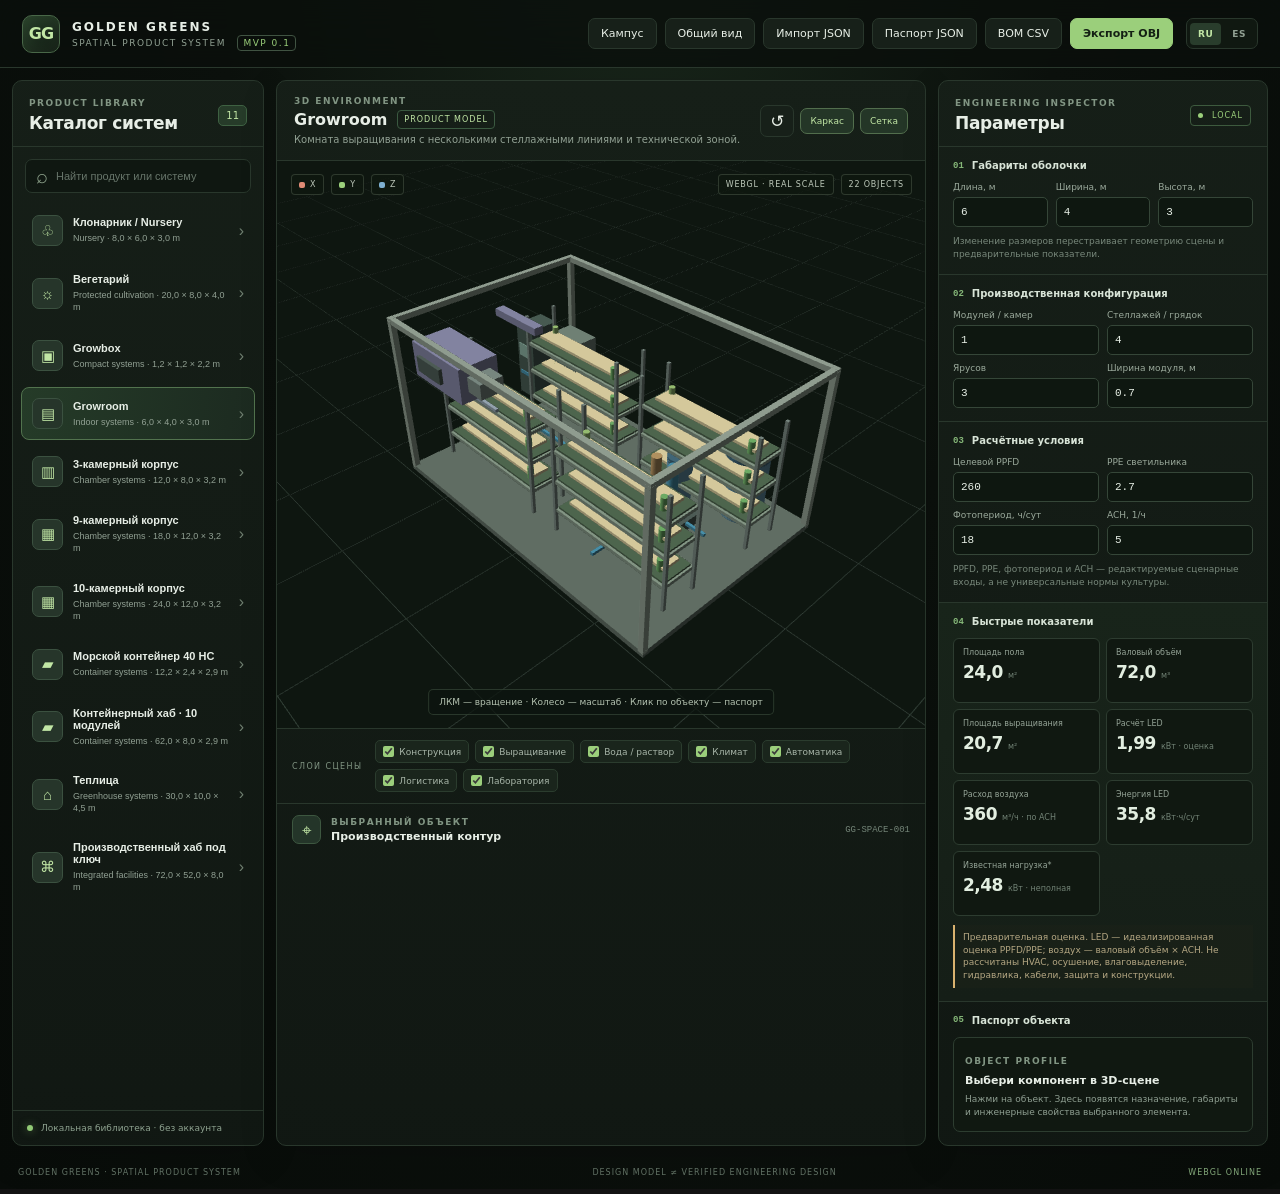
<file: index.html>
<!doctype html>
<html lang="ru">
<head>
  <meta charset="utf-8" />
  <meta name="viewport" content="width=device-width, initial-scale=1" />
  <meta name="theme-color" content="#101810" />
  <meta name="description" content="Golden Greens Spatial Product System — параметрический 3D-каталог CEA-продуктов и производственной инфраструктуры." />
  <title>Golden Greens — Spatial Product System</title>
  <link rel="stylesheet" href="./styles.css" />
</head>
<body>
  <div class="app-shell">
    <header class="topbar">
      <div class="brand-lockup">
        <div class="brand-mark">GG</div>
        <div>
          <div class="brand-name">GOLDEN GREENS</div>
          <div class="brand-subtitle">SPATIAL PRODUCT SYSTEM <span class="build-tag">MVP 0.1</span></div>
        </div>
      </div>
      <nav class="top-actions" aria-label="Основные действия">
        <button id="campusButton" class="quiet-button">Кампус</button>
        <button id="homeViewButton" class="quiet-button">Общий вид</button>
        <button id="importJsonButton" class="quiet-button">Импорт JSON</button>
        <input id="importJsonInput" type="file" accept=".json,application/json" hidden />
        <button id="exportJsonButton" class="quiet-button">Паспорт JSON</button>
        <button id="exportBomButton" class="quiet-button">BOM CSV</button>
        <button id="exportObjButton" class="primary-button">Экспорт OBJ</button>
        <div class="spatial-language-switch" aria-label="Выбор языка"><a href="./" lang="ru" aria-current="page" class="active">RU</a><a href="./es/" lang="es" hreflang="es">ES</a></div>
      </nav>
    </header>

    <main class="workspace">
      <aside class="catalog-panel panel">
        <div class="panel-heading">
          <div>
            <div class="eyebrow">PRODUCT LIBRARY</div>
            <h1>Каталог систем</h1>
          </div>
          <span id="productCount" class="count-pill">09</span>
        </div>
        <label class="search-wrap">
          <span class="search-icon">⌕</span>
          <input id="catalogSearch" type="search" placeholder="Найти продукт или систему" autocomplete="off" />
        </label>
        <div id="productList" class="product-list" aria-label="Семейства продукции"></div>
        <div class="catalog-footer">
          <span class="status-dot"></span>
          Локальная библиотека · без аккаунта
        </div>
      </aside>

      <section class="viewport-panel panel">
        <div class="viewport-toolbar">
          <div class="viewport-heading">
            <div class="eyebrow">3D ENVIRONMENT</div>
            <div class="viewport-title-row">
              <h2 id="viewportTitle">Indoor Growroom</h2>
              <span id="modeTag" class="mode-tag">PRODUCT MODEL</span>
            </div>
            <div id="viewportSubtitle" class="viewport-subtitle">Параметрическая сцена · условная инженерная компоновка</div>
          </div>
          <div class="viewport-actions">
            <button id="resetCameraButton" class="icon-button" title="Сбросить камеру" aria-label="Сбросить камеру">↺</button>
            <button id="roofToggleButton" class="toggle-button active" aria-pressed="true">Каркас</button>
            <button id="labelsToggleButton" class="toggle-button active" aria-pressed="true">Сетка</button>
          </div>
        </div>
        <div class="viewport-stage">
          <canvas id="sceneCanvas" aria-label="Интерактивная трёхмерная модель"></canvas>
          <div class="canvas-corner canvas-corner-left">
            <span class="axis-chip"><i class="axis-x"></i>X</span>
            <span class="axis-chip"><i class="axis-y"></i>Y</span>
            <span class="axis-chip"><i class="axis-z"></i>Z</span>
          </div>
          <div class="canvas-corner canvas-corner-right">
            <span class="scene-chip">WEBGL · REAL SCALE</span>
            <span class="scene-chip" id="objectCountChip">0 OBJECTS</span>
          </div>
          <div id="canvasHint" class="canvas-hint">ЛКМ — вращение · Колесо — масштаб · Клик по объекту — паспорт</div>
          <div id="webglFallback" class="webgl-fallback hidden">
            <strong>WebGL недоступен</strong>
            <span>Открой архив через локальный сервер и проверь поддержку WebGL в браузере.</span>
          </div>
        </div>
        <div class="component-strip">
          <div class="strip-label">СЛОИ СЦЕНЫ</div>
          <div id="layerControls" class="layer-controls"></div>
        </div>
        <div class="selected-object-bar">
          <div class="selected-object-icon">⌖</div>
          <div class="selected-object-copy">
            <span class="eyebrow">ВЫБРАННЫЙ ОБЪЕКТ</span>
            <strong id="selectedObjectName">Производственный контур</strong>
          </div>
          <span id="selectedObjectId" class="object-id">GG-SPACE-001</span>
        </div>
      </section>

      <aside class="inspector-panel panel">
        <div class="panel-heading inspector-heading">
          <div>
            <div class="eyebrow">ENGINEERING INSPECTOR</div>
            <h2>Параметры</h2>
          </div>
          <span class="live-mark"><i></i> LOCAL</span>
        </div>
        <section class="inspector-section">
          <div class="section-title"><span>01</span> Габариты оболочки</div>
          <div class="dimension-grid">
            <label>Длина, м<input id="lengthInput" type="number" min="0.5" max="200" step="0.1" /></label>
            <label>Ширина, м<input id="widthInput" type="number" min="0.5" max="200" step="0.1" /></label>
            <label>Высота, м<input id="heightInput" type="number" min="1" max="30" step="0.1" /></label>
          </div>
          <div class="form-note">Изменение размеров перестраивает геометрию сцены и предварительные показатели.</div>
        </section>
        <section class="inspector-section">
          <div class="section-title"><span>02</span> Производственная конфигурация</div>
          <div class="dimension-grid two-col">
            <label>Модулей / камер<input id="chambersInput" type="number" min="1" max="100" step="1" /></label>
            <label>Стеллажей / грядок<input id="unitsInput" type="number" min="0" max="200" step="1" /></label>
            <label>Ярусов<input id="levelsInput" type="number" min="1" max="12" step="1" /></label>
            <label>Ширина модуля, м<input id="unitWidthInput" type="number" min="0.2" max="3" step="0.05" /></label>
          </div>
        </section>
        <section class="inspector-section">
          <div class="section-title"><span>03</span> Расчётные условия</div>
          <div class="dimension-grid two-col">
            <label>Целевой PPFD<input id="ppfdInput" type="number" min="0" max="1500" step="10" /></label>
            <label>PPE светильника<input id="ppeInput" type="number" min="0.1" max="5" step="0.1" /></label>
            <label>Фотопериод, ч/сут<input id="photoperiodInput" type="number" min="0" max="24" step="0.5" /></label>
            <label>ACH, 1/ч<input id="achInput" type="number" min="0" max="60" step="0.5" /></label>
          </div>
          <div class="form-note">PPFD, PPE, фотопериод и ACH — редактируемые сценарные входы, а не универсальные нормы культуры.</div>
        </section>
        <section class="inspector-section calculation-section">
          <div class="section-title"><span>04</span> Быстрые показатели</div>
          <div class="metric-grid">
            <div class="metric-card"><span id="floorAreaLabel">Площадь пола</span><strong id="floorAreaMetric">—</strong><small>м²</small></div>
            <div class="metric-card"><span id="grossVolumeLabel">Валовый объём</span><strong id="grossVolumeMetric">—</strong><small>м³</small></div>
            <div class="metric-card"><span>Площадь выращивания</span><strong id="growAreaMetric">—</strong><small>м²</small></div>
            <div class="metric-card"><span>Расчёт LED</span><strong id="ledPowerMetric">—</strong><small>кВт · оценка</small></div>
            <div class="metric-card"><span>Расход воздуха</span><strong id="airflowMetric">—</strong><small>м³/ч · по ACH</small></div>
            <div class="metric-card"><span>Энергия LED</span><strong id="energyMetric">—</strong><small>кВт·ч/сут</small></div>
            <div class="metric-card"><span>Известная нагрузка*</span><strong id="knownLoadMetric">—</strong><small>кВт · неполная</small></div>
          </div>
          <div id="calcStatus" class="calculation-status">Расчёт предварительный. Требуется инженерная верификация.</div>
        </section>
        <section class="inspector-section selected-inspector-section">
          <div class="section-title"><span>05</span> Паспорт объекта</div>
          <div id="objectInspector" class="object-inspector">
            <span class="eyebrow">OBJECT PROFILE</span>
            <strong>Выбери компонент в 3D-сцене</strong>
            <p>Здесь появятся назначение, габариты и инженерные свойства выбранного элемента.</p>
          </div>
        </section>
      </aside>
    </main>

    <footer class="app-footer">
      <span>GOLDEN GREENS · SPATIAL PRODUCT SYSTEM</span>
      <span>DESIGN MODEL ≠ VERIFIED ENGINEERING DESIGN</span>
      <span id="renderStatus">INITIALIZING WEBGL…</span>
    </footer>
  </div>
  <script type="module" src="./src/main.js"></script>
</body>
</html>
</file>
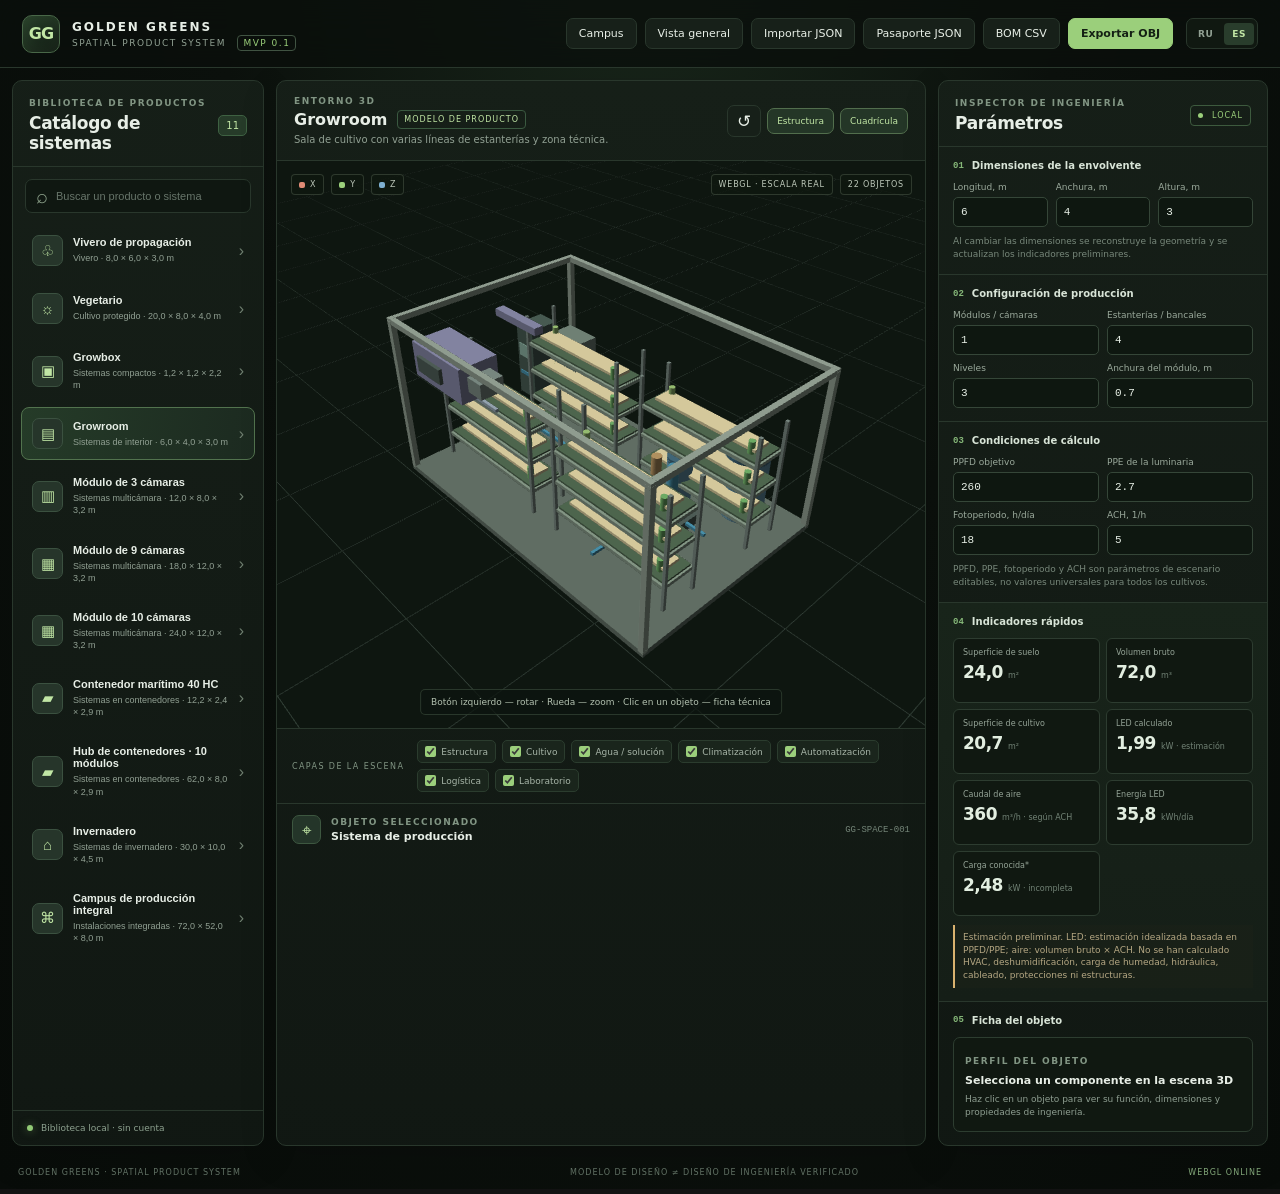
<file: es/index.html>
<!doctype html>
<html lang="es"><head><meta charset="utf-8"><meta name="viewport" content="width=device-width,initial-scale=1"><meta name="theme-color" content="#101810"><meta name="description" content="Golden Greens Spatial Product System — catálogo 3D paramétrico y configurador para productos CEA e infraestructura."><title>Golden Greens — Spatial Product System</title><link rel="stylesheet" href="../styles.css"></head>
<body><div class="app-shell"><header class="topbar"><div class="brand-lockup"><div class="brand-mark">GG</div><div><div class="brand-name">GOLDEN GREENS</div><div class="brand-subtitle">SPATIAL PRODUCT SYSTEM <span class="build-tag">MVP 0.1</span></div></div></div>
<nav class="top-actions" aria-label="Acciones principales"><button id="campusButton" class="quiet-button">Campus</button><button id="homeViewButton" class="quiet-button">Vista general</button><button id="importJsonButton" class="quiet-button">Importar JSON</button><input id="importJsonInput" type="file" accept=".json,application/json" hidden><button id="exportJsonButton" class="quiet-button">Pasaporte JSON</button><button id="exportBomButton" class="quiet-button">BOM CSV</button><button id="exportObjButton" class="primary-button">Exportar OBJ</button><div class="spatial-language-switch" aria-label="Selección de idioma"><a href="../" lang="ru" hreflang="ru">RU</a><a href="./" lang="es" aria-current="page" class="active">ES</a></div></nav></header>
<main class="workspace"><aside class="catalog-panel panel"><div class="panel-heading"><div><div class="eyebrow">BIBLIOTECA DE PRODUCTOS</div><h1>Catálogo de sistemas</h1></div><span id="productCount" class="count-pill">11</span></div><label class="search-wrap"><span class="search-icon">⌕</span><input id="catalogSearch" type="search" placeholder="Buscar un producto o sistema" autocomplete="off"></label><div id="productList" class="product-list" aria-label="Familias de productos"></div><div class="catalog-footer"><span class="status-dot"></span>Biblioteca local · sin cuenta</div></aside>
<section class="viewport-panel panel"><div class="viewport-toolbar"><div class="viewport-heading"><div class="eyebrow">ENTORNO 3D</div><div class="viewport-title-row"><h2 id="viewportTitle">Sala de cultivo interior</h2><span id="modeTag" class="mode-tag">MODELO DE PRODUCTO</span></div><div id="viewportSubtitle" class="viewport-subtitle">Escena paramétrica · disposición conceptual de ingeniería</div></div><div class="viewport-actions"><button id="resetCameraButton" class="icon-button" title="Restablecer cámara" aria-label="Restablecer cámara">↺</button><button id="roofToggleButton" class="toggle-button active" aria-pressed="true">Estructura</button><button id="labelsToggleButton" class="toggle-button active" aria-pressed="true">Cuadrícula</button></div></div>
<div class="viewport-stage"><canvas id="sceneCanvas" aria-label="Modelo tridimensional interactivo"></canvas><div class="canvas-corner canvas-corner-left"><span class="axis-chip"><i class="axis-x"></i>X</span><span class="axis-chip"><i class="axis-y"></i>Y</span><span class="axis-chip"><i class="axis-z"></i>Z</span></div><div class="canvas-corner canvas-corner-right"><span class="scene-chip">WEBGL · ESCALA REAL</span><span class="scene-chip" id="objectCountChip">0 OBJETOS</span></div><div id="canvasHint" class="canvas-hint">Botón izquierdo — rotar · Rueda — zoom · Clic en un objeto — ficha técnica</div><div id="webglFallback" class="webgl-fallback hidden"><strong>WebGL no está disponible</strong><span>Abre el proyecto mediante un servidor local y comprueba la compatibilidad WebGL del navegador.</span></div></div>
<div class="component-strip"><div class="strip-label">CAPAS DE LA ESCENA</div><div id="layerControls" class="layer-controls"></div></div><div class="selected-object-bar"><div class="selected-object-icon">⌖</div><div class="selected-object-copy"><span class="eyebrow">OBJETO SELECCIONADO</span><strong id="selectedObjectName">Sistema de producción</strong></div><span id="selectedObjectId" class="object-id">GG-SPACE-001</span></div></section>
<aside class="inspector-panel panel"><div class="panel-heading inspector-heading"><div><div class="eyebrow">INSPECTOR DE INGENIERÍA</div><h2>Parámetros</h2></div><span class="live-mark"><i></i> LOCAL</span></div>
<section class="inspector-section"><div class="section-title"><span>01</span> Dimensiones de la envolvente</div><div class="dimension-grid"><label>Longitud, m<input id="lengthInput" type="number" min="0.5" max="200" step="0.1"></label><label>Anchura, m<input id="widthInput" type="number" min="0.5" max="200" step="0.1"></label><label>Altura, m<input id="heightInput" type="number" min="1" max="30" step="0.1"></label></div><div class="form-note">Al cambiar las dimensiones se reconstruye la geometría y se actualizan los indicadores preliminares.</div></section>
<section class="inspector-section"><div class="section-title"><span>02</span> Configuración de producción</div><div class="dimension-grid two-col"><label>Módulos / cámaras<input id="chambersInput" type="number" min="1" max="100" step="1"></label><label>Estanterías / bancales<input id="unitsInput" type="number" min="0" max="200" step="1"></label><label>Niveles<input id="levelsInput" type="number" min="1" max="12" step="1"></label><label>Anchura del módulo, m<input id="unitWidthInput" type="number" min="0.2" max="3" step="0.05"></label></div></section>
<section class="inspector-section"><div class="section-title"><span>03</span> Condiciones de cálculo</div><div class="dimension-grid two-col"><label>PPFD objetivo<input id="ppfdInput" type="number" min="0" max="1500" step="10"></label><label>PPE de la luminaria<input id="ppeInput" type="number" min="0.1" max="5" step="0.1"></label><label>Fotoperiodo, h/día<input id="photoperiodInput" type="number" min="0" max="24" step="0.5"></label><label>ACH, 1/h<input id="achInput" type="number" min="0" max="60" step="0.5"></label></div><div class="form-note">PPFD, PPE, fotoperiodo y ACH son parámetros de escenario editables, no valores universales para todos los cultivos.</div></section>
<section class="inspector-section calculation-section"><div class="section-title"><span>04</span> Indicadores rápidos</div><div class="metric-grid"><div class="metric-card"><span id="floorAreaLabel">Superficie de suelo</span><strong id="floorAreaMetric">—</strong><small>m²</small></div><div class="metric-card"><span id="grossVolumeLabel">Volumen bruto</span><strong id="grossVolumeMetric">—</strong><small>m³</small></div><div class="metric-card"><span>Superficie de cultivo</span><strong id="growAreaMetric">—</strong><small>m²</small></div><div class="metric-card"><span>LED calculado</span><strong id="ledPowerMetric">—</strong><small>kW · estimación</small></div><div class="metric-card"><span>Caudal de aire</span><strong id="airflowMetric">—</strong><small>m³/h · según ACH</small></div><div class="metric-card"><span>Energía LED</span><strong id="energyMetric">—</strong><small>kWh/día</small></div><div class="metric-card"><span>Carga conocida*</span><strong id="knownLoadMetric">—</strong><small>kW · incompleta</small></div></div><div id="calcStatus" class="calculation-status">Cálculo preliminar. Requiere verificación de ingeniería.</div></section>
<section class="inspector-section selected-inspector-section"><div class="section-title"><span>05</span> Ficha del objeto</div><div id="objectInspector" class="object-inspector"><span class="eyebrow">PERFIL DEL OBJETO</span><strong>Selecciona un componente en la escena 3D</strong><p>Haz clic en un objeto para ver su función, dimensiones y propiedades de ingeniería.</p></div></section></aside></main>
<footer class="app-footer"><span>GOLDEN GREENS · SPATIAL PRODUCT SYSTEM</span><span>MODELO DE DISEÑO ≠ DISEÑO DE INGENIERÍA VERIFICADO</span><span id="renderStatus">INICIALIZANDO WEBGL…</span></footer></div><script type="module" src="../src/main.js"></script></body></html>
</file>
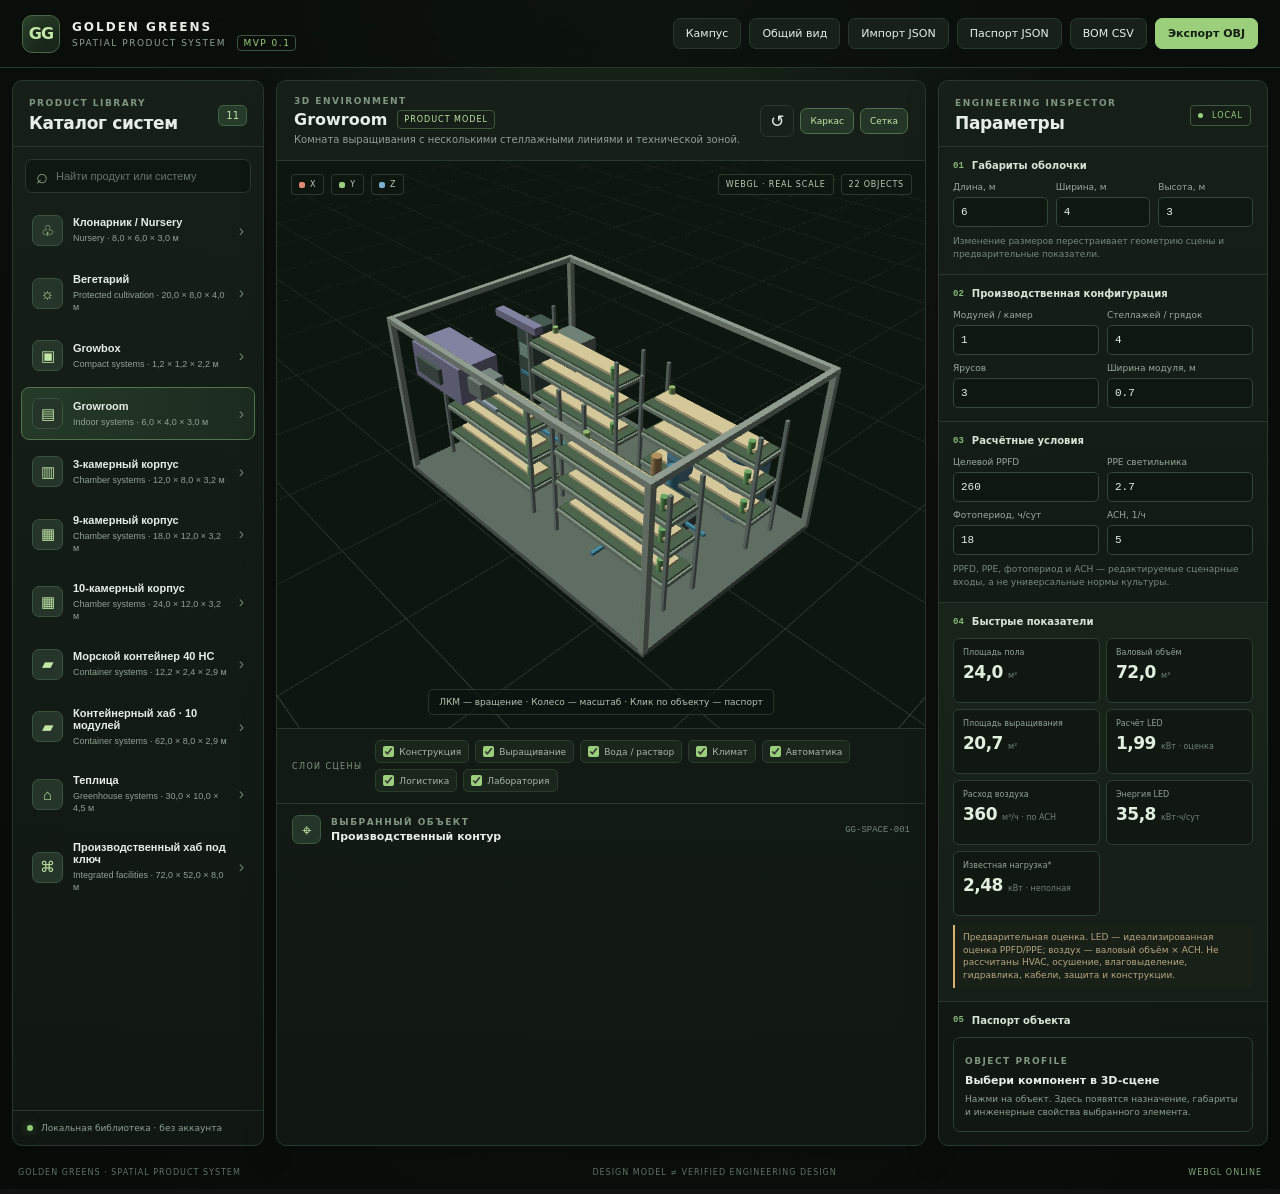
<file: golden-greens-spatial-system/index.html>
<!doctype html>
<html lang="ru">
<head>
  <meta charset="utf-8" />
  <meta name="viewport" content="width=device-width, initial-scale=1" />
  <meta name="theme-color" content="#101810" />
  <meta name="description" content="Golden Greens Spatial Product System — параметрический 3D-каталог CEA-продуктов и производственной инфраструктуры." />
  <title>Golden Greens — Spatial Product System</title>
  <link rel="stylesheet" href="./styles.css" />
</head>
<body>
  <div class="app-shell">
    <header class="topbar">
      <div class="brand-lockup">
        <div class="brand-mark">GG</div>
        <div>
          <div class="brand-name">GOLDEN GREENS</div>
          <div class="brand-subtitle">SPATIAL PRODUCT SYSTEM <span class="build-tag">MVP 0.1</span></div>
        </div>
      </div>
      <nav class="top-actions" aria-label="Основные действия">
        <button id="campusButton" class="quiet-button">Кампус</button>
        <button id="homeViewButton" class="quiet-button">Общий вид</button>
        <button id="importJsonButton" class="quiet-button">Импорт JSON</button>
        <input id="importJsonInput" type="file" accept=".json,application/json" hidden />
        <button id="exportJsonButton" class="quiet-button">Паспорт JSON</button>
        <button id="exportBomButton" class="quiet-button">BOM CSV</button>
        <button id="exportObjButton" class="primary-button">Экспорт OBJ</button>
      </nav>
    </header>

    <main class="workspace">
      <aside class="catalog-panel panel">
        <div class="panel-heading">
          <div>
            <div class="eyebrow">PRODUCT LIBRARY</div>
            <h1>Каталог систем</h1>
          </div>
          <span id="productCount" class="count-pill">09</span>
        </div>
        <label class="search-wrap">
          <span class="search-icon">⌕</span>
          <input id="catalogSearch" type="search" placeholder="Найти продукт или систему" autocomplete="off" />
        </label>
        <div id="productList" class="product-list" aria-label="Семейства продукции"></div>
        <div class="catalog-footer">
          <span class="status-dot"></span>
          Локальная библиотека · без аккаунта
        </div>
      </aside>

      <section class="viewport-panel panel">
        <div class="viewport-toolbar">
          <div class="viewport-heading">
            <div class="eyebrow">3D ENVIRONMENT</div>
            <div class="viewport-title-row">
              <h2 id="viewportTitle">Indoor Growroom</h2>
              <span id="modeTag" class="mode-tag">PRODUCT MODEL</span>
            </div>
            <div id="viewportSubtitle" class="viewport-subtitle">Параметрическая сцена · условная инженерная компоновка</div>
          </div>
          <div class="viewport-actions">
            <button id="resetCameraButton" class="icon-button" title="Сбросить камеру" aria-label="Сбросить камеру">↺</button>
            <button id="roofToggleButton" class="toggle-button active" aria-pressed="true">Каркас</button>
            <button id="labelsToggleButton" class="toggle-button active" aria-pressed="true">Сетка</button>
          </div>
        </div>
        <div class="viewport-stage">
          <canvas id="sceneCanvas" aria-label="Интерактивная трёхмерная модель"></canvas>
          <div class="canvas-corner canvas-corner-left">
            <span class="axis-chip"><i class="axis-x"></i>X</span>
            <span class="axis-chip"><i class="axis-y"></i>Y</span>
            <span class="axis-chip"><i class="axis-z"></i>Z</span>
          </div>
          <div class="canvas-corner canvas-corner-right">
            <span class="scene-chip">WEBGL · REAL SCALE</span>
            <span class="scene-chip" id="objectCountChip">0 OBJECTS</span>
          </div>
          <div id="canvasHint" class="canvas-hint">ЛКМ — вращение · Колесо — масштаб · Клик по объекту — паспорт</div>
          <div id="webglFallback" class="webgl-fallback hidden">
            <strong>WebGL недоступен</strong>
            <span>Открой архив через локальный сервер и проверь поддержку WebGL в браузере.</span>
          </div>
        </div>
        <div class="component-strip">
          <div class="strip-label">СЛОИ СЦЕНЫ</div>
          <div id="layerControls" class="layer-controls"></div>
        </div>
        <div class="selected-object-bar">
          <div class="selected-object-icon">⌖</div>
          <div class="selected-object-copy">
            <span class="eyebrow">ВЫБРАННЫЙ ОБЪЕКТ</span>
            <strong id="selectedObjectName">Производственный контур</strong>
          </div>
          <span id="selectedObjectId" class="object-id">GG-SPACE-001</span>
        </div>
      </section>

      <aside class="inspector-panel panel">
        <div class="panel-heading inspector-heading">
          <div>
            <div class="eyebrow">ENGINEERING INSPECTOR</div>
            <h2>Параметры</h2>
          </div>
          <span class="live-mark"><i></i> LOCAL</span>
        </div>
        <section class="inspector-section">
          <div class="section-title"><span>01</span> Габариты оболочки</div>
          <div class="dimension-grid">
            <label>Длина, м<input id="lengthInput" type="number" min="0.5" max="200" step="0.1" /></label>
            <label>Ширина, м<input id="widthInput" type="number" min="0.5" max="200" step="0.1" /></label>
            <label>Высота, м<input id="heightInput" type="number" min="1" max="30" step="0.1" /></label>
          </div>
          <div class="form-note">Изменение размеров перестраивает геометрию сцены и предварительные показатели.</div>
        </section>
        <section class="inspector-section">
          <div class="section-title"><span>02</span> Производственная конфигурация</div>
          <div class="dimension-grid two-col">
            <label>Модулей / камер<input id="chambersInput" type="number" min="1" max="100" step="1" /></label>
            <label>Стеллажей / грядок<input id="unitsInput" type="number" min="0" max="200" step="1" /></label>
            <label>Ярусов<input id="levelsInput" type="number" min="1" max="12" step="1" /></label>
            <label>Ширина модуля, м<input id="unitWidthInput" type="number" min="0.2" max="3" step="0.05" /></label>
          </div>
        </section>
        <section class="inspector-section">
          <div class="section-title"><span>03</span> Расчётные условия</div>
          <div class="dimension-grid two-col">
            <label>Целевой PPFD<input id="ppfdInput" type="number" min="0" max="1500" step="10" /></label>
            <label>PPE светильника<input id="ppeInput" type="number" min="0.1" max="5" step="0.1" /></label>
            <label>Фотопериод, ч/сут<input id="photoperiodInput" type="number" min="0" max="24" step="0.5" /></label>
            <label>ACH, 1/ч<input id="achInput" type="number" min="0" max="60" step="0.5" /></label>
          </div>
          <div class="form-note">PPFD, PPE, фотопериод и ACH — редактируемые сценарные входы, а не универсальные нормы культуры.</div>
        </section>
        <section class="inspector-section calculation-section">
          <div class="section-title"><span>04</span> Быстрые показатели</div>
          <div class="metric-grid">
            <div class="metric-card"><span id="floorAreaLabel">Площадь пола</span><strong id="floorAreaMetric">—</strong><small>м²</small></div>
            <div class="metric-card"><span id="grossVolumeLabel">Валовый объём</span><strong id="grossVolumeMetric">—</strong><small>м³</small></div>
            <div class="metric-card"><span>Площадь выращивания</span><strong id="growAreaMetric">—</strong><small>м²</small></div>
            <div class="metric-card"><span>Расчёт LED</span><strong id="ledPowerMetric">—</strong><small>кВт · оценка</small></div>
            <div class="metric-card"><span>Расход воздуха</span><strong id="airflowMetric">—</strong><small>м³/ч · по ACH</small></div>
            <div class="metric-card"><span>Энергия LED</span><strong id="energyMetric">—</strong><small>кВт·ч/сут</small></div>
            <div class="metric-card"><span>Известная нагрузка*</span><strong id="knownLoadMetric">—</strong><small>кВт · неполная</small></div>
          </div>
          <div id="calcStatus" class="calculation-status">Расчёт предварительный. Требуется инженерная верификация.</div>
        </section>
        <section class="inspector-section selected-inspector-section">
          <div class="section-title"><span>05</span> Паспорт объекта</div>
          <div id="objectInspector" class="object-inspector">
            <span class="eyebrow">OBJECT PROFILE</span>
            <strong>Выбери компонент в 3D-сцене</strong>
            <p>Здесь появятся назначение, габариты и инженерные свойства выбранного элемента.</p>
          </div>
        </section>
      </aside>
    </main>

    <footer class="app-footer">
      <span>GOLDEN GREENS · SPATIAL PRODUCT SYSTEM</span>
      <span>DESIGN MODEL ≠ VERIFIED ENGINEERING DESIGN</span>
      <span id="renderStatus">INITIALIZING WEBGL…</span>
    </footer>
  </div>
  <script type="module" src="./src/main.js"></script>
</body>
</html>
</file>
<file: styles.css>
:root{color-scheme:dark;--bg:#0c110d;--panel:#141c16;--panel2:#19231b;--line:#29372c;--muted:#91a093;--text:#e7eee6;--green:#9bcf7b;--green2:#c1e6a5;--blue:#80b5cd;--amber:#d9b26f;--red:#d78b79;font-family:Inter,ui-sans-serif,system-ui,-apple-system,BlinkMacSystemFont,"Segoe UI",sans-serif}*{box-sizing:border-box}body{margin:0;background:radial-gradient(ellipse at 50% -20%,#1b2a1d 0%,#0c110d 48%,#080c09 100%);color:var(--text);min-width:320px}.app-shell{min-height:100vh;display:flex;flex-direction:column}.topbar{height:68px;display:flex;align-items:center;justify-content:space-between;padding:0 22px;border-bottom:1px solid var(--line);background:rgba(10,15,11,.82);backdrop-filter:blur(16px);position:sticky;top:0;z-index:10}.brand-lockup{display:flex;align-items:center;gap:12px}.brand-mark{width:38px;height:38px;border:1px solid #496748;border-radius:10px;display:grid;place-items:center;color:var(--green2);font-weight:800;letter-spacing:-1px;background:linear-gradient(145deg,#263d28,#111a13);box-shadow:inset 0 0 18px #a2d78512}.brand-name{font-size:12px;font-weight:800;letter-spacing:2px}.brand-subtitle{font-size:9px;letter-spacing:1.5px;color:var(--muted);margin-top:4px}.build-tag{margin-left:7px;border:1px solid #405342;padding:2px 5px;border-radius:4px;color:var(--green)}.top-actions{display:flex;gap:8px}.quiet-button,.primary-button,.icon-button,.toggle-button{font:inherit;color:var(--text);cursor:pointer;border:1px solid var(--line);border-radius:7px;padding:8px 12px;background:#172019;font-size:11px;transition:.16s ease}.quiet-button:hover,.icon-button:hover,.toggle-button:hover{border-color:#64845f;background:#1e2b20}.primary-button{background:#9bcf7b;color:#142014;border-color:#9bcf7b;font-weight:750}.primary-button:hover{background:#b7e29b}.workspace{display:grid;grid-template-columns:252px minmax(460px,1fr) 330px;gap:12px;padding:12px;flex:1;min-height:calc(100vh - 104px)}.panel{background:linear-gradient(180deg,rgba(22,31,24,.97),rgba(17,24,19,.97));border:1px solid var(--line);border-radius:10px;min-width:0;box-shadow:0 12px 38px #0002}.catalog-panel,.inspector-panel{display:flex;flex-direction:column;overflow:hidden}.panel-heading{padding:17px 16px 13px;display:flex;justify-content:space-between;align-items:center;border-bottom:1px solid var(--line)}.eyebrow{font-size:9px;letter-spacing:1.5px;color:#819583;font-weight:750}.panel-heading h1,.panel-heading h2{font-size:17px;letter-spacing:-.3px;margin:5px 0 0;font-weight:650}.count-pill{font-size:10px;color:var(--green2);background:#263b29;border:1px solid #3e6142;padding:4px 7px;border-radius:5px}.search-wrap{margin:12px 12px 8px;display:flex;align-items:center;gap:8px;border:1px solid var(--line);border-radius:7px;padding:0 10px;background:#0f1711}.search-icon{font-size:20px;color:#8fa48d}.search-wrap input{width:100%;border:0;background:transparent;padding:10px 0;color:var(--text);outline:none;font-size:11px}.search-wrap input::placeholder{color:#67756a}.product-list{overflow:auto;padding:3px 8px 12px;display:flex;flex-direction:column;gap:5px}.product-card{border:1px solid transparent;background:transparent;color:var(--text);text-align:left;border-radius:8px;padding:10px;display:grid;grid-template-columns:32px 1fr auto;gap:9px;align-items:center;cursor:pointer}.product-card:hover{background:#1c291e;border-color:#304434}.product-card.selected{background:linear-gradient(100deg,#253b28,#1c2a20);border-color:#52734e}.product-icon{height:31px;width:31px;border-radius:7px;background:#26352a;display:grid;place-items:center;color:var(--green2);font-size:15px;border:1px solid #3b5140}.product-card strong{display:block;font-size:11px;font-weight:650}.product-card small{display:block;color:var(--muted);font-size:9px;margin-top:4px;line-height:1.35}.product-card .product-chevron{color:#708071;font-size:16px}.catalog-footer{margin-top:auto;border-top:1px solid var(--line);padding:12px 14px;color:#8da18f;font-size:9px;display:flex;gap:8px;align-items:center}.status-dot{width:6px;height:6px;background:#91c975;border-radius:50%;box-shadow:0 0 8px #91c97580}.viewport-panel{display:flex;flex-direction:column;min-height:620px;overflow:hidden}.viewport-toolbar{display:flex;justify-content:space-between;align-items:center;padding:15px 17px;border-bottom:1px solid var(--line);gap:12px}.viewport-title-row{display:flex;align-items:center;gap:10px;flex-wrap:wrap}.viewport-title-row h2{font-size:16px;margin:4px 0 0;font-weight:650}.mode-tag{font-size:8px;letter-spacing:1px;border:1px solid #3a5940;color:var(--green2);padding:4px 6px;border-radius:4px;margin-top:3px}.viewport-subtitle{font-size:10px;color:var(--muted);margin-top:5px}.viewport-actions{display:flex;gap:6px;align-items:center}.icon-button{font-size:17px;padding:5px 9px}.toggle-button{font-size:9px;padding:7px 9px;color:#9ba99d}.toggle-button.active{border-color:#526e4d;color:var(--green2);background:#243627}.viewport-stage{height:clamp(420px,63vh,760px);position:relative;overflow:hidden;background:radial-gradient(ellipse at 50% 44%,#25382a 0%,#18251d 39%,#101a14 78%,#0c130e 100%)}#sceneCanvas{width:100%;height:100%;display:block;touch-action:none;cursor:grab}#sceneCanvas:active{cursor:grabbing}.canvas-corner{position:absolute;display:flex;gap:7px;pointer-events:none}.canvas-corner-left{left:14px;top:13px}.canvas-corner-right{right:13px;top:13px}.axis-chip,.scene-chip{font-size:8px;letter-spacing:.8px;border:1px solid #52624f77;background:#101810b9;color:#bdc9ba;padding:5px 7px;border-radius:4px}.axis-chip{display:flex;align-items:center;gap:5px}.axis-chip i{width:6px;height:6px;border-radius:2px;background:#9ccf7c}.axis-x{background:#df8b75!important}.axis-y{background:#9bcf7b!important}.axis-z{background:#7eafd0!important}.canvas-hint{position:absolute;bottom:13px;left:50%;transform:translateX(-50%);font-size:9px;color:#b3c1b0;background:#0d150fbb;border:1px solid #45564488;padding:7px 10px;border-radius:5px;white-space:nowrap;pointer-events:none}.webgl-fallback{position:absolute;inset:0;background:#101811ee;display:flex;flex-direction:column;align-items:center;justify-content:center;gap:9px;text-align:center;padding:24px}.webgl-fallback strong{font-size:17px}.webgl-fallback span{font-size:11px;max-width:320px;color:var(--muted)}.hidden{display:none!important}.component-strip{display:flex;align-items:center;gap:13px;padding:11px 15px;border-top:1px solid var(--line);border-bottom:1px solid var(--line);min-height:49px}.strip-label{font-size:8px;letter-spacing:1.4px;color:#819583;white-space:nowrap}.layer-controls{display:flex;flex-wrap:wrap;gap:6px}.layer-chip{display:flex;align-items:center;gap:5px;font-size:9px;color:#a7b5a8;background:#1a251c;border:1px solid #2b3c2e;border-radius:5px;padding:5px 7px;cursor:pointer;user-select:none}.layer-chip input{accent-color:#9bcf7b;width:11px;height:11px;margin:0}.selected-object-bar{display:flex;align-items:center;gap:10px;padding:11px 15px}.selected-object-icon{height:29px;width:29px;display:grid;place-items:center;border:1px solid #3d5740;color:var(--green2);border-radius:7px;background:#243529;font-size:17px}.selected-object-copy{display:flex;flex-direction:column;gap:3px}.selected-object-copy strong{font-size:11px;font-weight:650}.object-id{margin-left:auto;font-family:ui-monospace,monospace;color:#748578;font-size:9px}.live-mark{font-size:8px;color:#9bcf7b;letter-spacing:1px;border:1px solid #3d5a3e;border-radius:4px;padding:5px 7px}.live-mark i{display:inline-block;width:5px;height:5px;border-radius:50%;background:#9bcf7b;margin-right:5px}.inspector-section{padding:13px 14px;border-bottom:1px solid var(--line)}.section-title{display:flex;align-items:center;gap:8px;font-size:10px;font-weight:700;margin-bottom:11px;color:#d8e4d7}.section-title span{font-family:ui-monospace,monospace;color:#86b879;font-size:9px}.dimension-grid{display:grid;grid-template-columns:repeat(3,minmax(0,1fr));gap:8px}.dimension-grid.two-col{grid-template-columns:repeat(2,minmax(0,1fr))}.dimension-grid label{font-size:9px;color:#9aa99b;display:flex;flex-direction:column;gap:5px}.dimension-grid input{width:100%;min-width:0;border:1px solid #354638;border-radius:5px;background:#0e1710;color:#e8f0e7;padding:8px 7px;font:11px ui-monospace,monospace;outline:none}.dimension-grid input:focus{border-color:#80a974;box-shadow:0 0 0 2px #88b7791c}.form-note{color:#77877a;font-size:9px;line-height:1.45;margin-top:8px}.calculation-section{background:linear-gradient(180deg,#18241a,#151e17)}.metric-grid{display:grid;grid-template-columns:repeat(2,minmax(0,1fr));gap:6px}.metric-card{padding:9px;background:#101811;border:1px solid #2d3c30;border-radius:6px;min-height:65px}.metric-card span{display:block;font-size:8px;color:#94a396}.metric-card strong{display:inline-block;font-size:17px;font-weight:650;letter-spacing:-.5px;margin-top:5px;color:#e2eee0}.metric-card small{font-size:8px;color:#718275;margin-left:5px}.calculation-status{border-left:2px solid var(--amber);padding:6px 8px;margin-top:9px;background:#3c302015;color:#b5a783;font-size:9px;line-height:1.4}.selected-inspector-section{border-bottom:0}.object-inspector{background:#101811;border:1px solid #2d3d30;border-radius:7px;padding:11px}.object-inspector strong{display:block;font-size:11px;margin:6px 0}.object-inspector p{margin:0;color:#8e9e91;font-size:9px;line-height:1.5}.object-inspector dl{display:grid;grid-template-columns:1fr 1fr;gap:7px;margin:10px 0 0}.object-inspector dt{color:#748477;font-size:8px}.object-inspector dd{margin:3px 0 0;color:#dce8db;font-size:9px;overflow-wrap:anywhere}.app-footer{display:flex;justify-content:space-between;gap:10px;padding:10px 18px 12px;color:#617164;font-size:8px;letter-spacing:1px}.app-footer span:last-child{color:#82a779}@media(max-width:1200px){.workspace{grid-template-columns:220px minmax(380px,1fr) 300px}.topbar{padding:0 14px}}@media(max-width:980px){.workspace{grid-template-columns:220px minmax(0,1fr)}.inspector-panel{grid-column:1/-1;display:grid;grid-template-columns:repeat(2,minmax(0,1fr));overflow:visible}.inspector-heading{grid-column:1/-1}.inspector-section{border-right:1px solid var(--line)}.selected-inspector-section{grid-column:1/-1}.viewport-stage{height:58vh}}@media(max-width:680px){.topbar{height:auto;min-height:62px;align-items:flex-start;padding:11px 12px;gap:8px}.top-actions{flex-wrap:wrap;justify-content:flex-end}.quiet-button,.primary-button{font-size:9px;padding:7px}.workspace{display:flex;flex-direction:column;padding:8px;gap:8px}.catalog-panel{max-height:300px}.product-list{display:grid;grid-template-columns:1fr 1fr}.viewport-panel{min-height:500px}.viewport-stage{height:48vh;min-height:340px}.inspector-panel{display:flex}.app-footer{flex-wrap:wrap;line-height:1.4}.canvas-hint{font-size:8px;max-width:90%;overflow:hidden}.component-strip{align-items:flex-start;flex-direction:column;gap:7px}}

.spatial-language-switch{display:flex;align-items:center;gap:3px;margin-left:5px;padding:3px;border:1px solid var(--line);border-radius:7px;background:#101811}
.spatial-language-switch a{display:inline-block;padding:6px 8px;border-radius:4px;color:var(--muted);font-size:9px;font-weight:750;letter-spacing:.5px;text-decoration:none}
.spatial-language-switch a:hover{color:var(--text);background:#1e2b20}
.spatial-language-switch a.active{background:#293d2c;color:var(--green2)}
@media(max-width:680px){.spatial-language-switch{margin-left:0}.top-actions{align-items:center}}
</file>
<file: golden-greens-spatial-system/styles.css>
:root{color-scheme:dark;--bg:#0c110d;--panel:#141c16;--panel2:#19231b;--line:#29372c;--muted:#91a093;--text:#e7eee6;--green:#9bcf7b;--green2:#c1e6a5;--blue:#80b5cd;--amber:#d9b26f;--red:#d78b79;font-family:Inter,ui-sans-serif,system-ui,-apple-system,BlinkMacSystemFont,"Segoe UI",sans-serif}*{box-sizing:border-box}body{margin:0;background:radial-gradient(ellipse at 50% -20%,#1b2a1d 0%,#0c110d 48%,#080c09 100%);color:var(--text);min-width:320px}.app-shell{min-height:100vh;display:flex;flex-direction:column}.topbar{height:68px;display:flex;align-items:center;justify-content:space-between;padding:0 22px;border-bottom:1px solid var(--line);background:rgba(10,15,11,.82);backdrop-filter:blur(16px);position:sticky;top:0;z-index:10}.brand-lockup{display:flex;align-items:center;gap:12px}.brand-mark{width:38px;height:38px;border:1px solid #496748;border-radius:10px;display:grid;place-items:center;color:var(--green2);font-weight:800;letter-spacing:-1px;background:linear-gradient(145deg,#263d28,#111a13);box-shadow:inset 0 0 18px #a2d78512}.brand-name{font-size:12px;font-weight:800;letter-spacing:2px}.brand-subtitle{font-size:9px;letter-spacing:1.5px;color:var(--muted);margin-top:4px}.build-tag{margin-left:7px;border:1px solid #405342;padding:2px 5px;border-radius:4px;color:var(--green)}.top-actions{display:flex;gap:8px}.quiet-button,.primary-button,.icon-button,.toggle-button{font:inherit;color:var(--text);cursor:pointer;border:1px solid var(--line);border-radius:7px;padding:8px 12px;background:#172019;font-size:11px;transition:.16s ease}.quiet-button:hover,.icon-button:hover,.toggle-button:hover{border-color:#64845f;background:#1e2b20}.primary-button{background:#9bcf7b;color:#142014;border-color:#9bcf7b;font-weight:750}.primary-button:hover{background:#b7e29b}.workspace{display:grid;grid-template-columns:252px minmax(460px,1fr) 330px;gap:12px;padding:12px;flex:1;min-height:calc(100vh - 104px)}.panel{background:linear-gradient(180deg,rgba(22,31,24,.97),rgba(17,24,19,.97));border:1px solid var(--line);border-radius:10px;min-width:0;box-shadow:0 12px 38px #0002}.catalog-panel,.inspector-panel{display:flex;flex-direction:column;overflow:hidden}.panel-heading{padding:17px 16px 13px;display:flex;justify-content:space-between;align-items:center;border-bottom:1px solid var(--line)}.eyebrow{font-size:9px;letter-spacing:1.5px;color:#819583;font-weight:750}.panel-heading h1,.panel-heading h2{font-size:17px;letter-spacing:-.3px;margin:5px 0 0;font-weight:650}.count-pill{font-size:10px;color:var(--green2);background:#263b29;border:1px solid #3e6142;padding:4px 7px;border-radius:5px}.search-wrap{margin:12px 12px 8px;display:flex;align-items:center;gap:8px;border:1px solid var(--line);border-radius:7px;padding:0 10px;background:#0f1711}.search-icon{font-size:20px;color:#8fa48d}.search-wrap input{width:100%;border:0;background:transparent;padding:10px 0;color:var(--text);outline:none;font-size:11px}.search-wrap input::placeholder{color:#67756a}.product-list{overflow:auto;padding:3px 8px 12px;display:flex;flex-direction:column;gap:5px}.product-card{border:1px solid transparent;background:transparent;color:var(--text);text-align:left;border-radius:8px;padding:10px;display:grid;grid-template-columns:32px 1fr auto;gap:9px;align-items:center;cursor:pointer}.product-card:hover{background:#1c291e;border-color:#304434}.product-card.selected{background:linear-gradient(100deg,#253b28,#1c2a20);border-color:#52734e}.product-icon{height:31px;width:31px;border-radius:7px;background:#26352a;display:grid;place-items:center;color:var(--green2);font-size:15px;border:1px solid #3b5140}.product-card strong{display:block;font-size:11px;font-weight:650}.product-card small{display:block;color:var(--muted);font-size:9px;margin-top:4px;line-height:1.35}.product-card .product-chevron{color:#708071;font-size:16px}.catalog-footer{margin-top:auto;border-top:1px solid var(--line);padding:12px 14px;color:#8da18f;font-size:9px;display:flex;gap:8px;align-items:center}.status-dot{width:6px;height:6px;background:#91c975;border-radius:50%;box-shadow:0 0 8px #91c97580}.viewport-panel{display:flex;flex-direction:column;min-height:620px;overflow:hidden}.viewport-toolbar{display:flex;justify-content:space-between;align-items:center;padding:15px 17px;border-bottom:1px solid var(--line);gap:12px}.viewport-title-row{display:flex;align-items:center;gap:10px;flex-wrap:wrap}.viewport-title-row h2{font-size:16px;margin:4px 0 0;font-weight:650}.mode-tag{font-size:8px;letter-spacing:1px;border:1px solid #3a5940;color:var(--green2);padding:4px 6px;border-radius:4px;margin-top:3px}.viewport-subtitle{font-size:10px;color:var(--muted);margin-top:5px}.viewport-actions{display:flex;gap:6px;align-items:center}.icon-button{font-size:17px;padding:5px 9px}.toggle-button{font-size:9px;padding:7px 9px;color:#9ba99d}.toggle-button.active{border-color:#526e4d;color:var(--green2);background:#243627}.viewport-stage{height:clamp(420px,63vh,760px);position:relative;overflow:hidden;background:radial-gradient(ellipse at 50% 44%,#25382a 0%,#18251d 39%,#101a14 78%,#0c130e 100%)}#sceneCanvas{width:100%;height:100%;display:block;touch-action:none;cursor:grab}#sceneCanvas:active{cursor:grabbing}.canvas-corner{position:absolute;display:flex;gap:7px;pointer-events:none}.canvas-corner-left{left:14px;top:13px}.canvas-corner-right{right:13px;top:13px}.axis-chip,.scene-chip{font-size:8px;letter-spacing:.8px;border:1px solid #52624f77;background:#101810b9;color:#bdc9ba;padding:5px 7px;border-radius:4px}.axis-chip{display:flex;align-items:center;gap:5px}.axis-chip i{width:6px;height:6px;border-radius:2px;background:#9ccf7c}.axis-x{background:#df8b75!important}.axis-y{background:#9bcf7b!important}.axis-z{background:#7eafd0!important}.canvas-hint{position:absolute;bottom:13px;left:50%;transform:translateX(-50%);font-size:9px;color:#b3c1b0;background:#0d150fbb;border:1px solid #45564488;padding:7px 10px;border-radius:5px;white-space:nowrap;pointer-events:none}.webgl-fallback{position:absolute;inset:0;background:#101811ee;display:flex;flex-direction:column;align-items:center;justify-content:center;gap:9px;text-align:center;padding:24px}.webgl-fallback strong{font-size:17px}.webgl-fallback span{font-size:11px;max-width:320px;color:var(--muted)}.hidden{display:none!important}.component-strip{display:flex;align-items:center;gap:13px;padding:11px 15px;border-top:1px solid var(--line);border-bottom:1px solid var(--line);min-height:49px}.strip-label{font-size:8px;letter-spacing:1.4px;color:#819583;white-space:nowrap}.layer-controls{display:flex;flex-wrap:wrap;gap:6px}.layer-chip{display:flex;align-items:center;gap:5px;font-size:9px;color:#a7b5a8;background:#1a251c;border:1px solid #2b3c2e;border-radius:5px;padding:5px 7px;cursor:pointer;user-select:none}.layer-chip input{accent-color:#9bcf7b;width:11px;height:11px;margin:0}.selected-object-bar{display:flex;align-items:center;gap:10px;padding:11px 15px}.selected-object-icon{height:29px;width:29px;display:grid;place-items:center;border:1px solid #3d5740;color:var(--green2);border-radius:7px;background:#243529;font-size:17px}.selected-object-copy{display:flex;flex-direction:column;gap:3px}.selected-object-copy strong{font-size:11px;font-weight:650}.object-id{margin-left:auto;font-family:ui-monospace,monospace;color:#748578;font-size:9px}.live-mark{font-size:8px;color:#9bcf7b;letter-spacing:1px;border:1px solid #3d5a3e;border-radius:4px;padding:5px 7px}.live-mark i{display:inline-block;width:5px;height:5px;border-radius:50%;background:#9bcf7b;margin-right:5px}.inspector-section{padding:13px 14px;border-bottom:1px solid var(--line)}.section-title{display:flex;align-items:center;gap:8px;font-size:10px;font-weight:700;margin-bottom:11px;color:#d8e4d7}.section-title span{font-family:ui-monospace,monospace;color:#86b879;font-size:9px}.dimension-grid{display:grid;grid-template-columns:repeat(3,minmax(0,1fr));gap:8px}.dimension-grid.two-col{grid-template-columns:repeat(2,minmax(0,1fr))}.dimension-grid label{font-size:9px;color:#9aa99b;display:flex;flex-direction:column;gap:5px}.dimension-grid input{width:100%;min-width:0;border:1px solid #354638;border-radius:5px;background:#0e1710;color:#e8f0e7;padding:8px 7px;font:11px ui-monospace,monospace;outline:none}.dimension-grid input:focus{border-color:#80a974;box-shadow:0 0 0 2px #88b7791c}.form-note{color:#77877a;font-size:9px;line-height:1.45;margin-top:8px}.calculation-section{background:linear-gradient(180deg,#18241a,#151e17)}.metric-grid{display:grid;grid-template-columns:repeat(2,minmax(0,1fr));gap:6px}.metric-card{padding:9px;background:#101811;border:1px solid #2d3c30;border-radius:6px;min-height:65px}.metric-card span{display:block;font-size:8px;color:#94a396}.metric-card strong{display:inline-block;font-size:17px;font-weight:650;letter-spacing:-.5px;margin-top:5px;color:#e2eee0}.metric-card small{font-size:8px;color:#718275;margin-left:5px}.calculation-status{border-left:2px solid var(--amber);padding:6px 8px;margin-top:9px;background:#3c302015;color:#b5a783;font-size:9px;line-height:1.4}.selected-inspector-section{border-bottom:0}.object-inspector{background:#101811;border:1px solid #2d3d30;border-radius:7px;padding:11px}.object-inspector strong{display:block;font-size:11px;margin:6px 0}.object-inspector p{margin:0;color:#8e9e91;font-size:9px;line-height:1.5}.object-inspector dl{display:grid;grid-template-columns:1fr 1fr;gap:7px;margin:10px 0 0}.object-inspector dt{color:#748477;font-size:8px}.object-inspector dd{margin:3px 0 0;color:#dce8db;font-size:9px;overflow-wrap:anywhere}.app-footer{display:flex;justify-content:space-between;gap:10px;padding:10px 18px 12px;color:#617164;font-size:8px;letter-spacing:1px}.app-footer span:last-child{color:#82a779}@media(max-width:1200px){.workspace{grid-template-columns:220px minmax(380px,1fr) 300px}.topbar{padding:0 14px}}@media(max-width:980px){.workspace{grid-template-columns:220px minmax(0,1fr)}.inspector-panel{grid-column:1/-1;display:grid;grid-template-columns:repeat(2,minmax(0,1fr));overflow:visible}.inspector-heading{grid-column:1/-1}.inspector-section{border-right:1px solid var(--line)}.selected-inspector-section{grid-column:1/-1}.viewport-stage{height:58vh}}@media(max-width:680px){.topbar{height:auto;min-height:62px;align-items:flex-start;padding:11px 12px;gap:8px}.top-actions{flex-wrap:wrap;justify-content:flex-end}.quiet-button,.primary-button{font-size:9px;padding:7px}.workspace{display:flex;flex-direction:column;padding:8px;gap:8px}.catalog-panel{max-height:300px}.product-list{display:grid;grid-template-columns:1fr 1fr}.viewport-panel{min-height:500px}.viewport-stage{height:48vh;min-height:340px}.inspector-panel{display:flex}.app-footer{flex-wrap:wrap;line-height:1.4}.canvas-hint{font-size:8px;max-width:90%;overflow:hidden}.component-strip{align-items:flex-start;flex-direction:column;gap:7px}}
</file>
